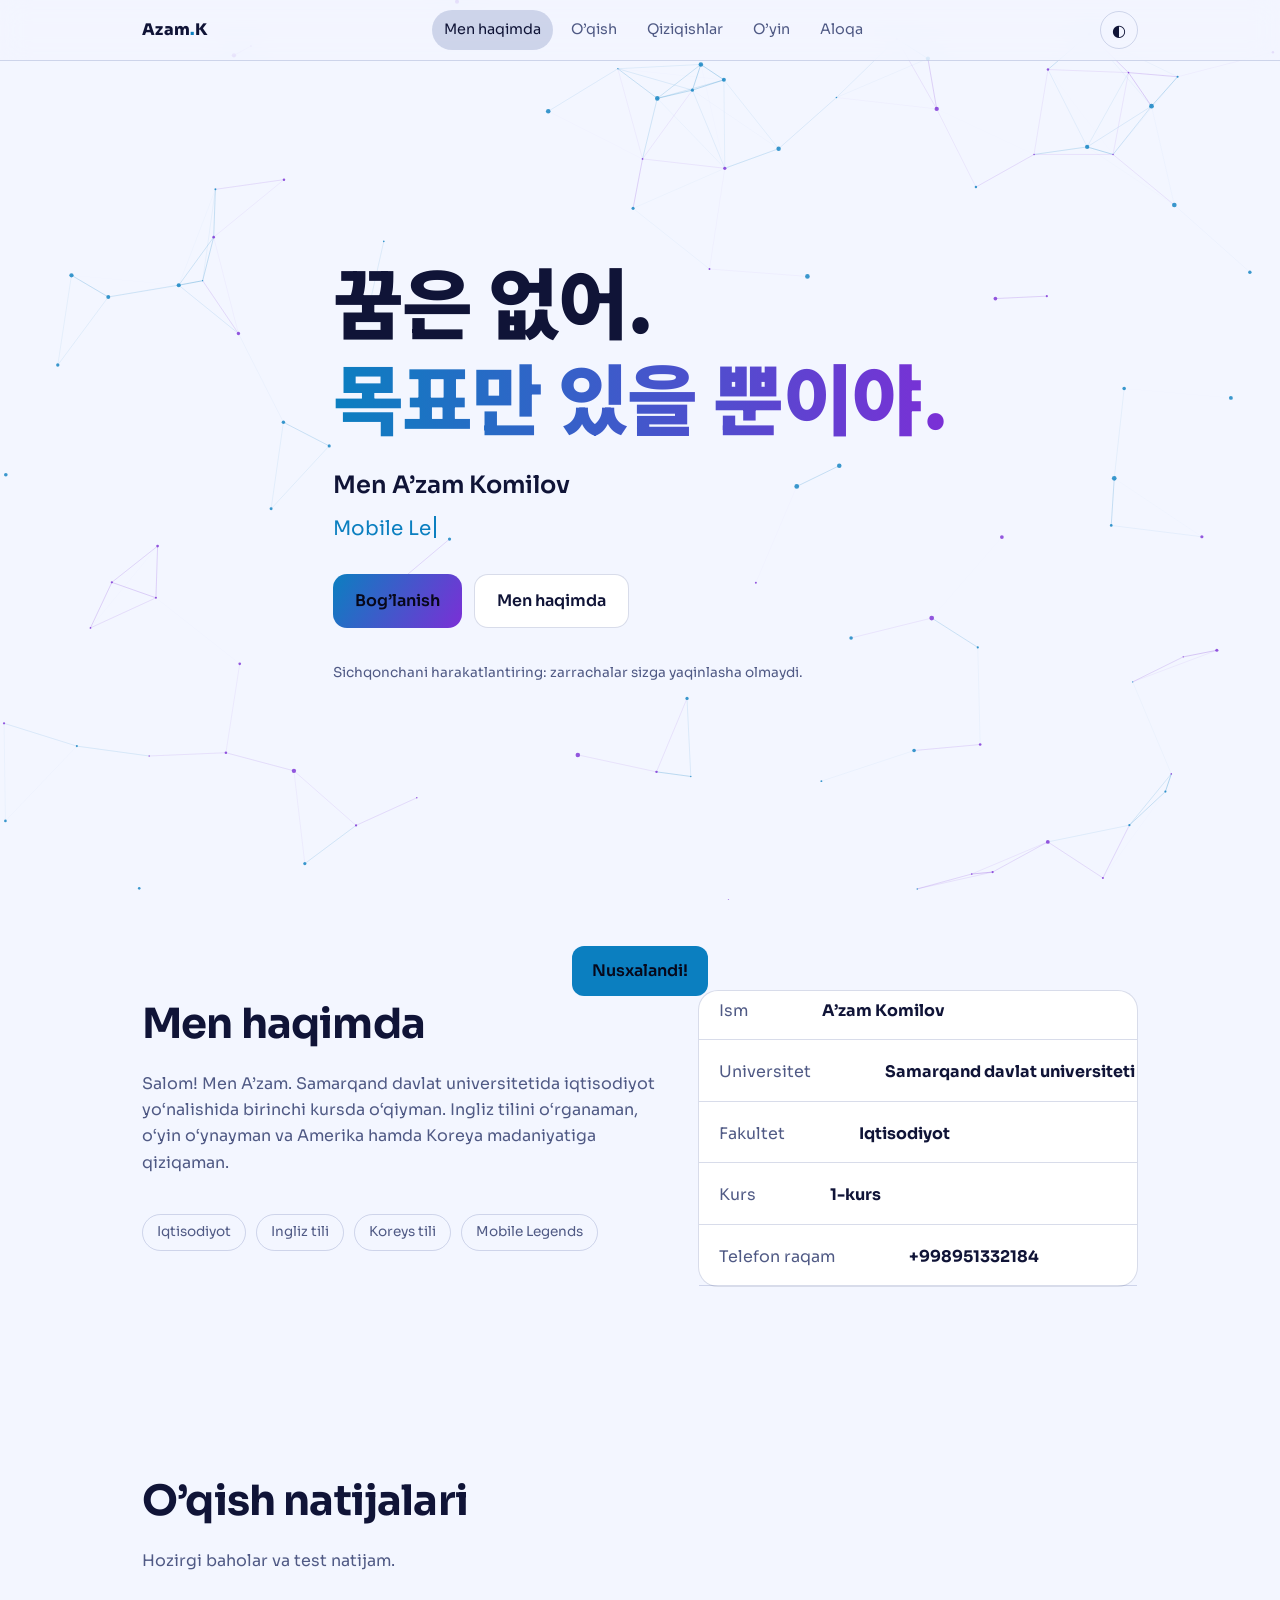
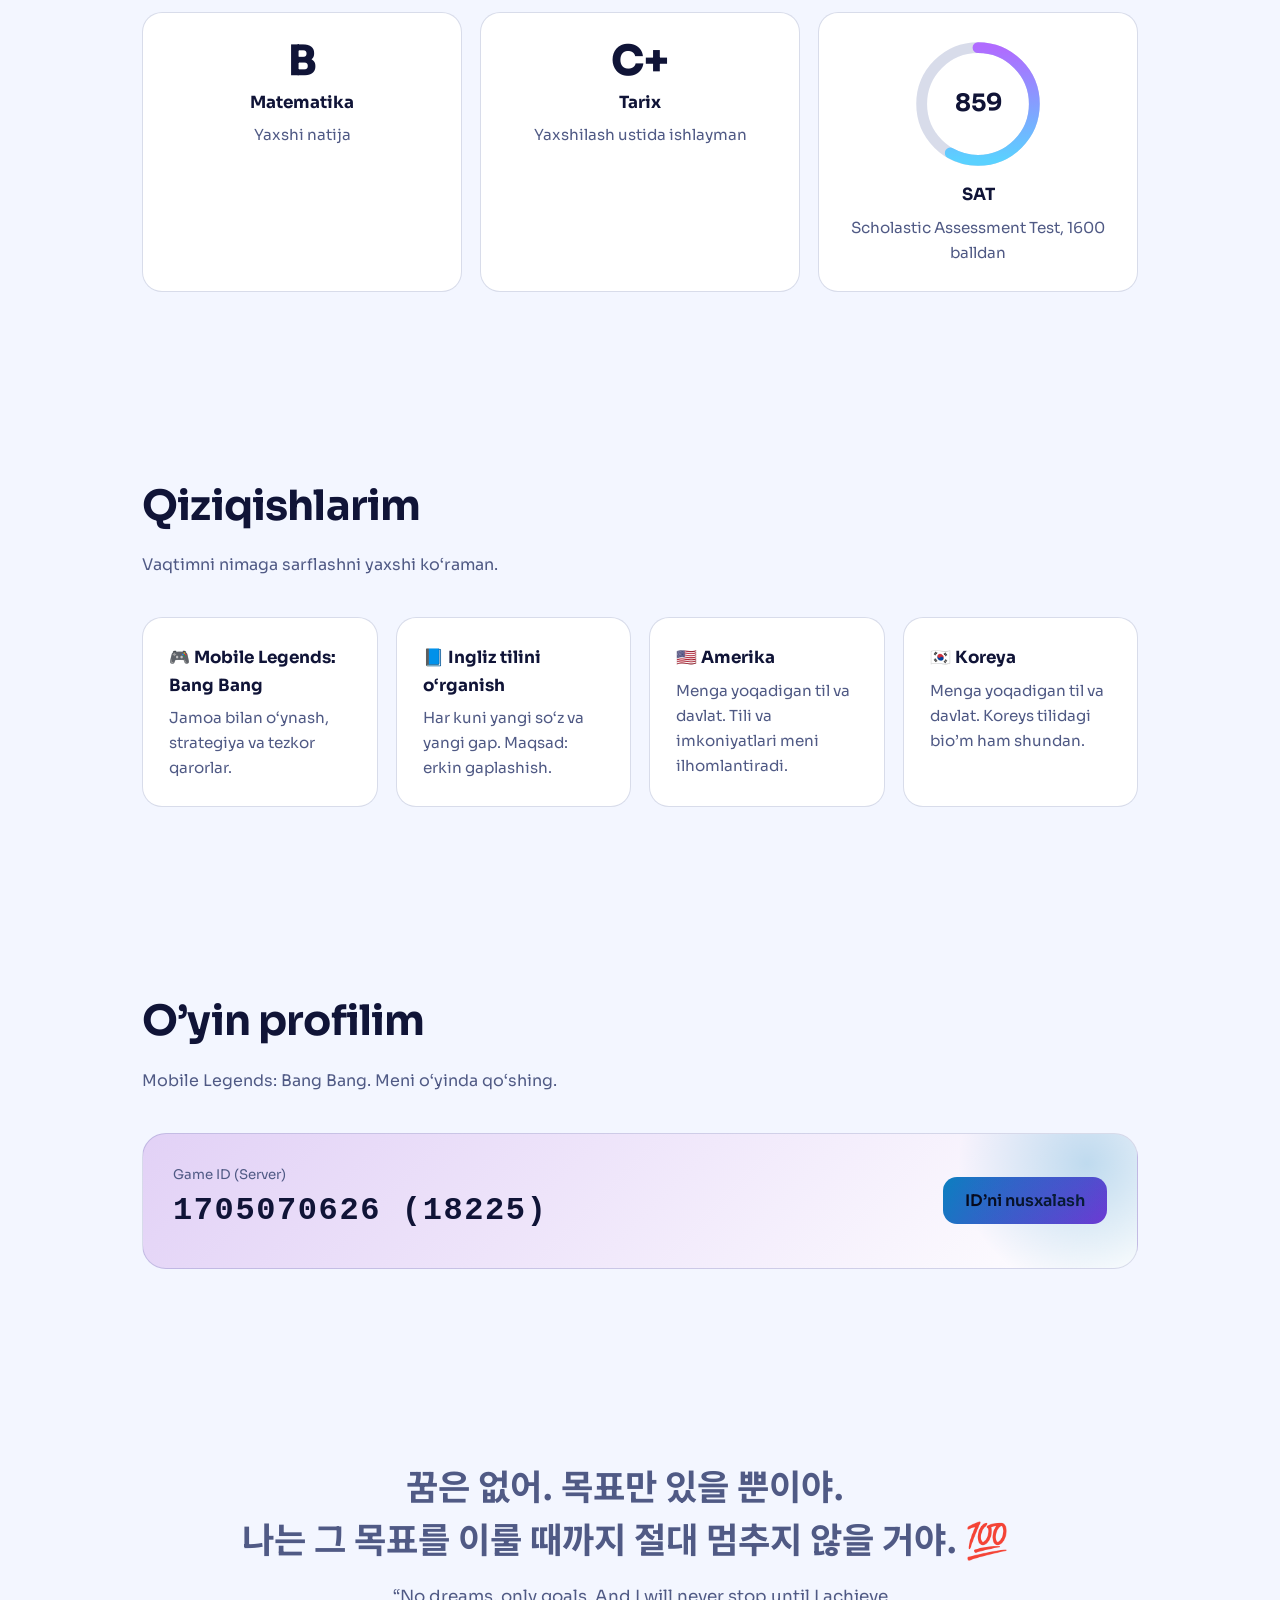
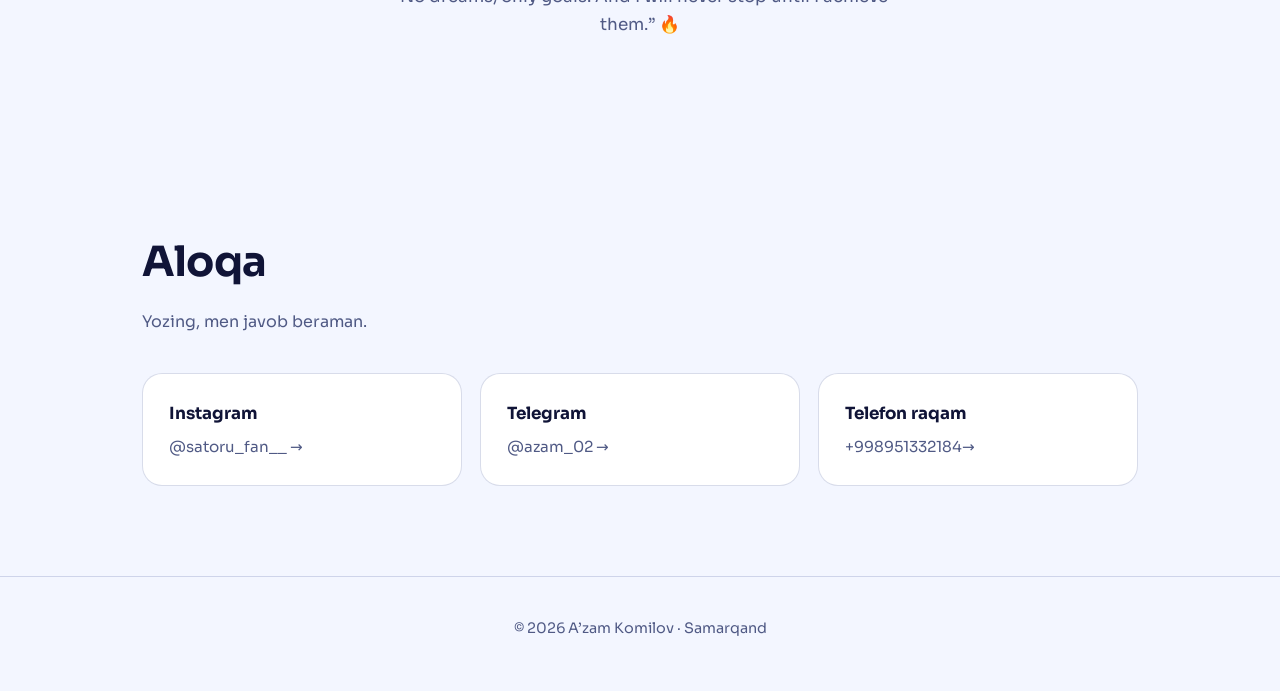
<file: index.html>
<!DOCTYPE html>
<html lang="uz">
<head>
<meta charset="UTF-8">
<meta name="viewport" content="width=device-width, initial-scale=1, viewport-fit=cover">
<meta name="description" content="Portfolio website. Azam ismli shaxsh uchun">
<meta name="keywords" content="Azam uz, Azam, Portfolio.">
<meta name="google-site-verification" content="-VBVeB_8G8NqirorMm0_WTSIdQsHrlG4VmiAOa0Yf0U" />
<meta name="author" content="Toirov Asadbek">
<title>A’zam Komilov</title>
<link href="https://fonts.googleapis.com/css2?family=Sora:wght@400;600;800&family=Noto+Sans+KR:wght@400;700;900&display=swap" rel="stylesheet">
<link rel="stylesheet" href="style.css">
</head>
<body>
<canvas id="bg" aria-hidden="true"></canvas>

<nav>
  <div class="wrap">
    <a href="#top" class="logo">Azam<i>.</i>K</a>
    <div class="links" id="links">
      <a href="#about">Men haqimda</a>
      <a href="#study">O’qish</a>
      <a href="#interests">Qiziqishlar</a>
      <a href="#game">O’yin</a>
      <a href="#contact">Aloqa</a>
    </div>
    <div>
      <button class="icon-btn" id="theme" aria-label="Mavzuni almashtirish">◐</button>
      <button class="icon-btn burger" id="burger" aria-label="Menyu">☰</button>
    </div>
  </div>
</nav>

<header id="top" class="hero">
  <div class="wrap">
    <h1 class="kr" id="krTitle" aria-label="꿈은 없어. 목표만 있을 뿐이야.">꿈은 없어.<br><span class="goal">목표만 있을 뿐이야.</span></h1>
    <p class="name">Men A’zam Komilov</p>
    <p class="typed" id="typed"></p>
    <div class="btns">
      <a class="btn main" href="#contact">Bog’lanish</a>
      <a class="btn" href="#about">Men haqimda</a>
    </div>
    <p class="hint">Sichqonchani harakatlantiring: zarrachalar sizga yaqinlasha olmaydi.</p>
  </div>
</header>

<main>
<section id="about">
  <div class="wrap about">
    <div class="rv">
      <h2>Men haqimda</h2>
      <p class="lead">Salom! Men A’zam. Samarqand davlat universitetida iqtisodiyot yo‘nalishida birinchi kursda o‘qiyman. Ingliz tilini o‘rganaman, o‘yin o‘ynayman va Amerika hamda Koreya madaniyatiga qiziqaman.</p>
      <div class="tags"><span class="tag">Iqtisodiyot</span><span class="tag">Ingliz tili</span><span class="tag">Koreys tili</span><span class="tag">Mobile Legends</span></div>
    </div>
    <ul class="facts card rv">
      <li><span>Ism</span><b>A’zam Komilov</b></li>
      <li><span>Universitet</span><b>Samarqand davlat universiteti</b></li>
      <li><span>Fakultet</span><b>Iqtisodiyot</b></li>
      <li><span>Kurs</span><b>1-kurs</b></li>
      <li><span>Telefon raqam</span><b>+998951332184</b></li>
    </ul>
  </div>
</section>

<section id="study">
  <div class="wrap">
    <h2 class="rv">O’qish natijalari</h2>
    <p class="lead rv">Hozirgi baholar va test natijam.</p>
    <div class="grid">
      <div class="card tilt rv center"><div class="big">B</div><h3>Matematika</h3><p>Yaxshi natija</p></div>
      <div class="card tilt rv center"><div class="big">C+</div><h3>Tarix</h3><p>Yaxshilash ustida ishlayman</p></div>
      <div class="card tilt rv center">
        <div class="ring" id="ring" data-val="930" data-max="1600">
          <svg width="130" height="130" viewBox="0 0 120 120"><defs><linearGradient id="g"><stop offset="0" stop-color="#5ad1ff"/><stop offset="1" stop-color="#b06bff"/></linearGradient></defs><circle class="tr" cx="60" cy="60" r="52"/><circle class="pr" cx="60" cy="60" r="52"/></svg>
          <b id="satNum">0</b>
        </div>
        <h3>SAT</h3><p>Scholastic Assessment Test, 1600 balldan</p>
      </div>
    </div>
  </div>
</section>

<section id="interests">
  <div class="wrap">
    <h2 class="rv">Qiziqishlarim</h2>
    <p class="lead rv">Vaqtimni nimaga sarflashni yaxshi ko‘raman.</p>
    <div class="grid">
      <div class="card tilt rv"><h3>🎮 Mobile Legends: Bang Bang</h3><p>Jamoa bilan o‘ynash, strategiya va tezkor qarorlar.</p></div>
      <div class="card tilt rv"><h3>📘 Ingliz tilini o‘rganish</h3><p>Har kuni yangi so‘z va yangi gap. Maqsad: erkin gaplashish.</p></div>
      <div class="card tilt rv"><h3>🇺🇸 Amerika</h3><p>Menga yoqadigan til va davlat. Tili va imkoniyatlari meni ilhomlantiradi.</p></div>
      <div class="card tilt rv"><h3>🇰🇷 Koreya</h3><p>Menga yoqadigan til va davlat. Koreys tilidagi bio’m ham shundan.</p></div>
    </div>
  </div>
</section>

<section id="game">
  <div class="wrap">
    <h2 class="rv">O’yin profilim</h2>
    <p class="lead rv">Mobile Legends: Bang Bang. Meni o‘yinda qo‘shing.</p>
    <div class="game rv">
      <div><small>Game ID (Server)</small><code>1705070626 (18225)</code></div>
      <button class="btn main" id="copy">ID’ni nusxalash</button>
    </div>
  </div>
</section>

<section class="quote">
  <div class="wrap rv">
    <p class="kr">꿈은 없어. 목표만 있을 뿐이야.<br>나는 그 목표를 이룰 때까지 절대 멈추지 않을 거야. 💯</p>
    <p>“No dreams, only goals. And I will never stop until I achieve them.” 🔥</p>
  </div>
</section>

<section id="contact" class="contact">
  <div class="wrap">
    <h2 class="rv">Aloqa</h2>
    <p class="lead rv">Yozing, men javob beraman.</p>
    <div class="grid">
      <a class="card tilt rv" href="https://instagram.com/satoru_fan__" target="_blank" rel="noopener"><h3>Instagram</h3><p>@satoru_fan__ <span class="arrow">→</span></p></a>
      <a class="card tilt rv" href="https://t.me/azam_02" target="_blank" rel="noopener"><h3>Telegram</h3><p>@azam_02 <span class="arrow">→</span></p></a>
      <a class="card tilt rv" href="tel:+998951332184">
     <h3>Telefon raqam</h3>
     <p>+998951332184<span class="arrow">→</span></p>
</a>
    </div>
  </div>
</section>
</main>

<footer>© 2026 A’zam Komilov · Samarqand</footer>
<div id="toast" role="status">Nusxalandi!</div>

<script src="script.js"></script>
</body>
</html>
</file>
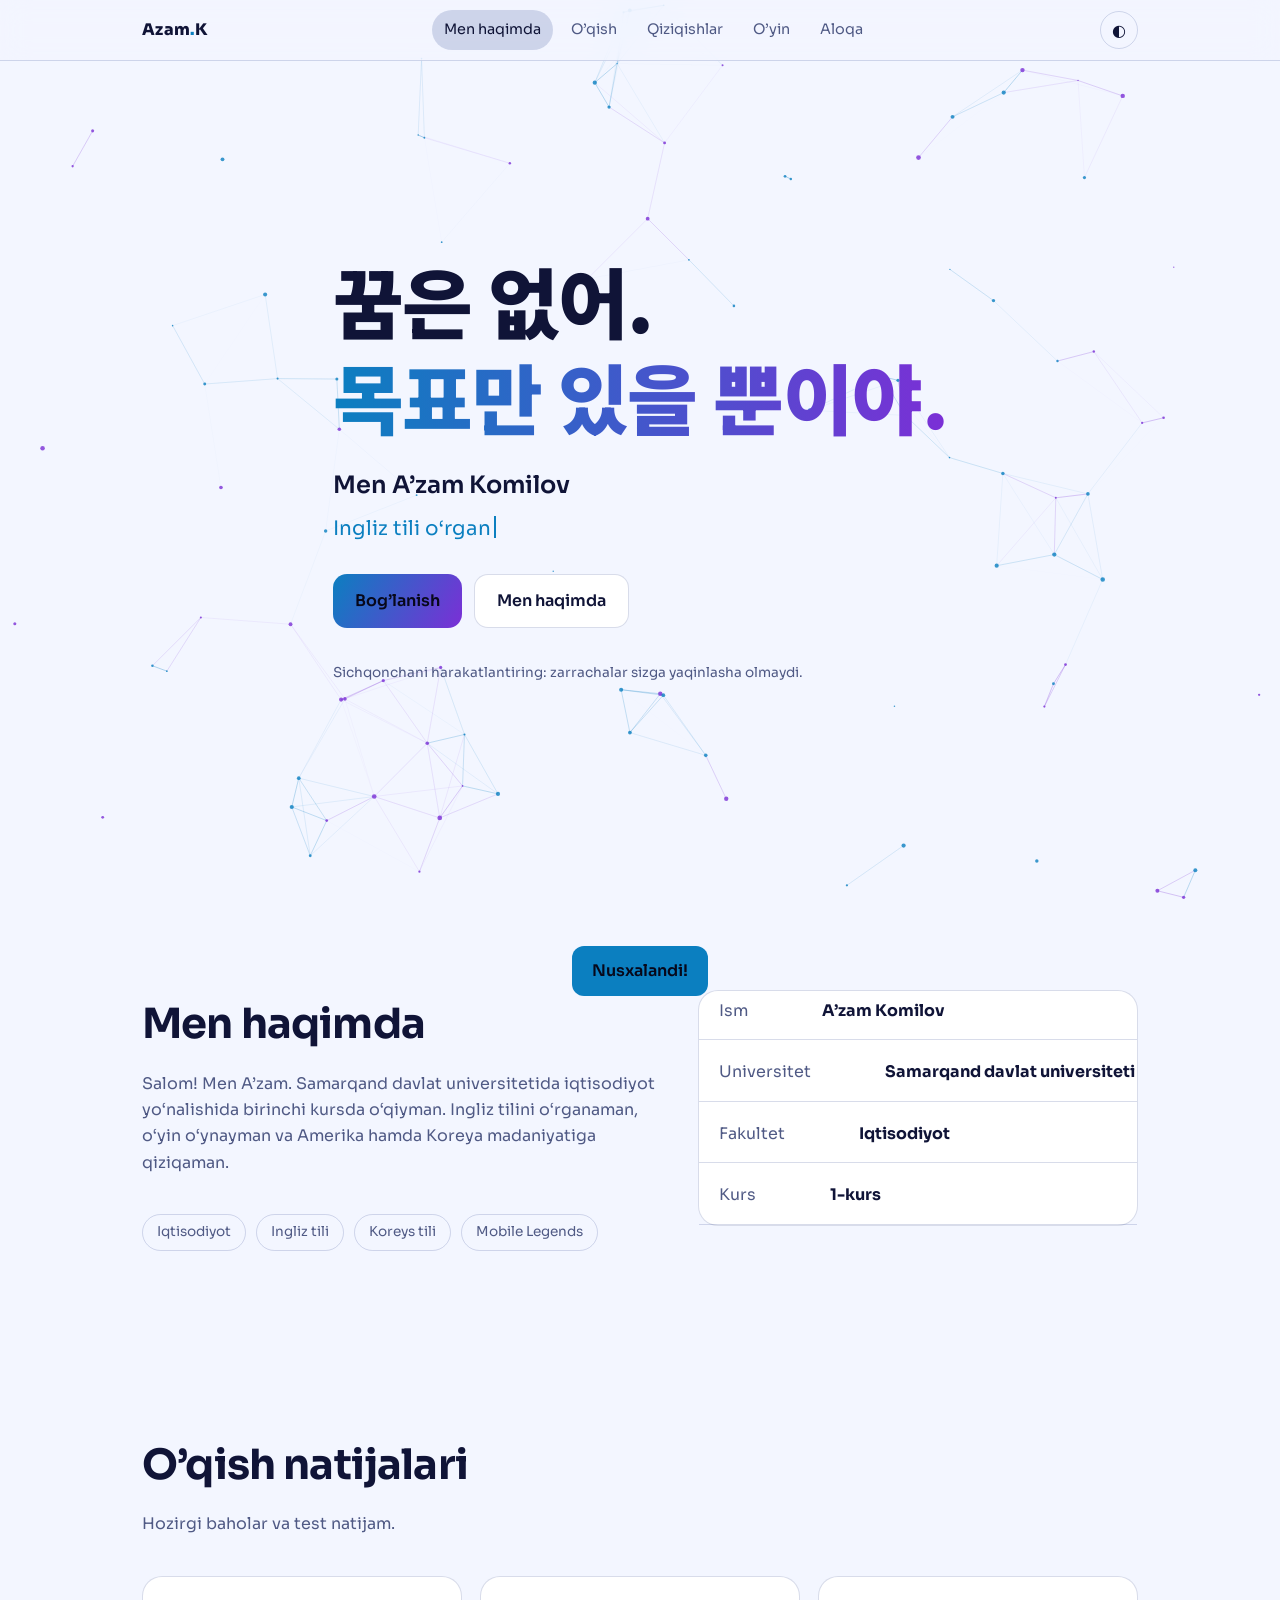
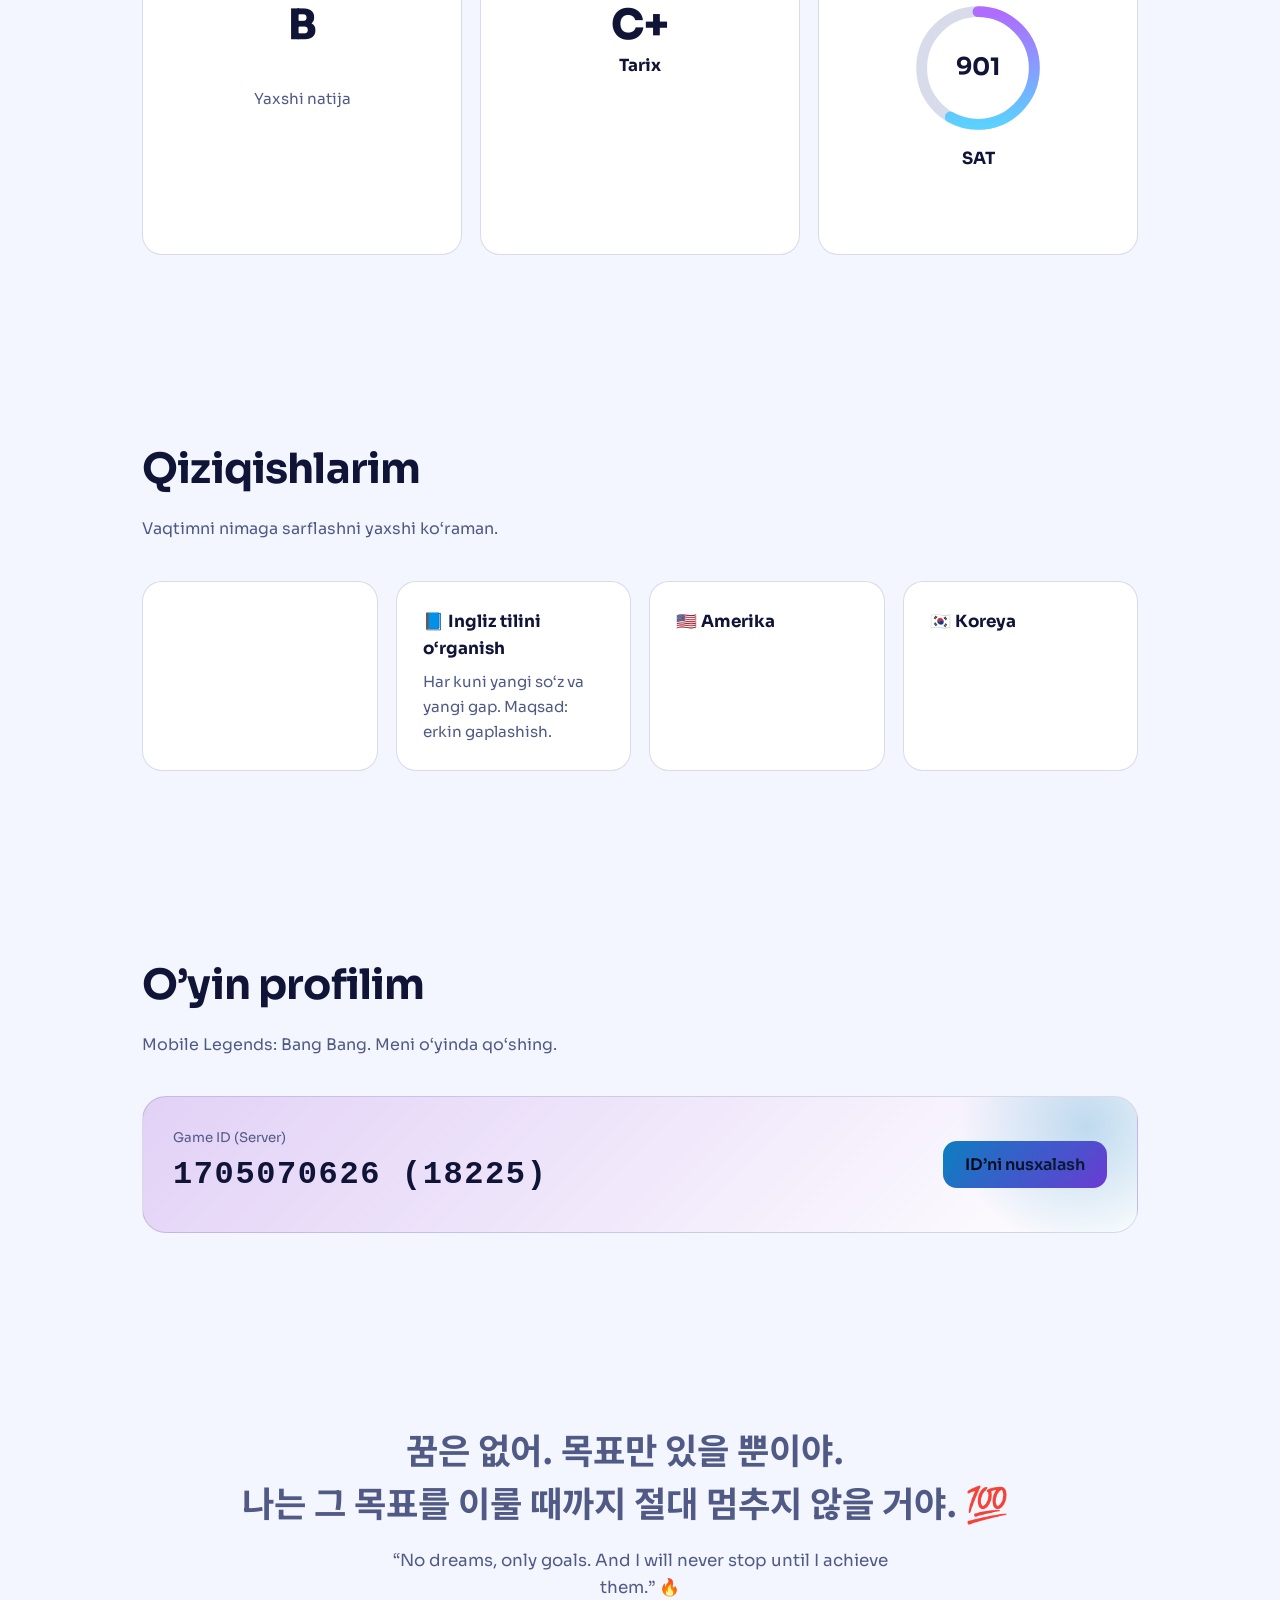
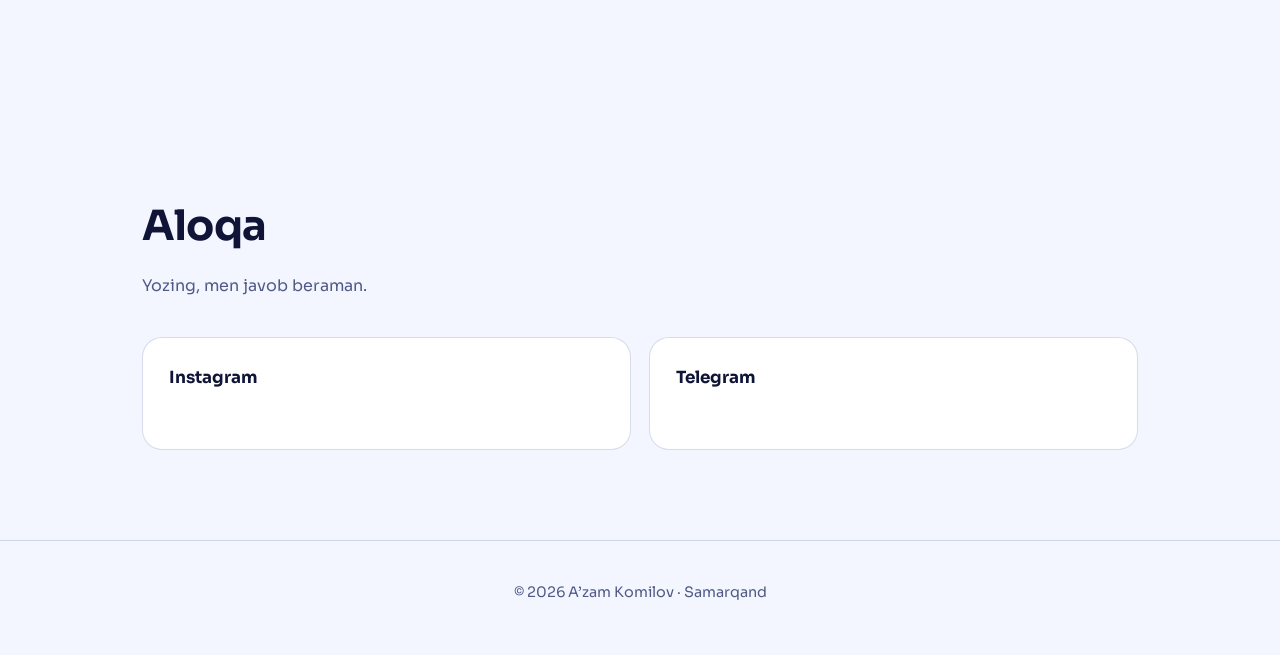
<file: A’zam Komilov.html>
<!DOCTYPE html>
<html lang="uz">
<head>
<meta charset="UTF-8">
<meta name="viewport" content="width=device-width, initial-scale=1, viewport-fit=cover">
<meta name="description" content="Portfolio website. Azam ismli shaxsh uchun">
<meta name="keywords" content="Azam uz, Azam, Portfolio.">
<meta name="author" content="Toirov Asadbek">
<title>A’zam Komilov</title>
<link href="https://fonts.googleapis.com/css2?family=Sora:wght@400;600;800&family=Noto+Sans+KR:wght@400;700;900&display=swap" rel="stylesheet">
<link rel="stylesheet" href="style.css">
</head>
<body>
<canvas id="bg" aria-hidden="true"></canvas>

<nav>
  <div class="wrap">
    <a href="#top" class="logo">Azam<i>.</i>K</a>
    <div class="links" id="links">
      <a href="#about">Men haqimda</a>
      <a href="#study">O’qish</a>
      <a href="#interests">Qiziqishlar</a>
      <a href="#game">O’yin</a>
      <a href="#contact">Aloqa</a>
    </div>
    <div>
      <button class="icon-btn" id="theme" aria-label="Mavzuni almashtirish">◐</button>
      <button class="icon-btn burger" id="burger" aria-label="Menyu">☰</button>
    </div>
  </div>
</nav>

<header id="top" class="hero">
  <div class="wrap">
    <h1 class="kr" id="krTitle" aria-label="꿈은 없어. 목표만 있을 뿐이야.">꿈은 없어.<br><span class="goal">목표만 있을 뿐이야.</span></h1>
    <p class="name">Men A’zam Komilov</p>
    <p class="typed" id="typed"></p>
    <div class="btns">
      <a class="btn main" href="#contact">Bog’lanish</a>
      <a class="btn" href="#about">Men haqimda</a>
    </div>
    <p class="hint">Sichqonchani harakatlantiring: zarrachalar sizga yaqinlasha olmaydi.</p>
  </div>
</header>

<main>
<section id="about">
  <div class="wrap about">
    <div class="rv">
      <h2>Men haqimda</h2>
      <p class="lead">Salom! Men A’zam. Samarqand davlat universitetida iqtisodiyot yo‘nalishida birinchi kursda o‘qiyman. Ingliz tilini o‘rganaman, o‘yin o‘ynayman va Amerika hamda Koreya madaniyatiga qiziqaman.</p>
      <div class="tags"><span class="tag">Iqtisodiyot</span><span class="tag">Ingliz tili</span><span class="tag">Koreys tili</span><span class="tag">Mobile Legends</span></div>
    </div>
    <ul class="facts card rv">
      <li><span>Ism</span><b>A’zam Komilov</b></li>
      <li><span>Universitet</span><b>Samarqand davlat universiteti</b></li>
      <li><span>Fakultet</span><b>Iqtisodiyot</b></li>
      <li><span>Kurs</span><b>1-kurs</b></li>
    </ul>
  </div>
</section>

<section id="study">
  <div class="wrap">
    <h2 class="rv">O’qish natijalari</h2>
    <p class="lead rv">Hozirgi baholar va test natijam.</p>
    <div class="grid">
      <div class="card tilt rv center"><div class="big">B</div><h3>Matematika</h3><p>Yaxshi natija</p></div>
      <div class="card tilt rv center"><div class="big">C+</div><h3>Tarix</h3><p>Yaxshilash ustida ishlayman</p></div>
      <div class="card tilt rv center">
        <div class="ring" id="ring" data-val="930" data-max="1600">
          <svg width="130" height="130" viewBox="0 0 120 120"><defs><linearGradient id="g"><stop offset="0" stop-color="#5ad1ff"/><stop offset="1" stop-color="#b06bff"/></linearGradient></defs><circle class="tr" cx="60" cy="60" r="52"/><circle class="pr" cx="60" cy="60" r="52"/></svg>
          <b id="satNum">0</b>
        </div>
        <h3>SAT</h3><p>Scholastic Assessment Test, 1600 balldan</p>
      </div>
    </div>
  </div>
</section>

<section id="interests">
  <div class="wrap">
    <h2 class="rv">Qiziqishlarim</h2>
    <p class="lead rv">Vaqtimni nimaga sarflashni yaxshi ko‘raman.</p>
    <div class="grid">
      <div class="card tilt rv"><h3>🎮 Mobile Legends: Bang Bang</h3><p>Jamoa bilan o‘ynash, strategiya va tezkor qarorlar.</p></div>
      <div class="card tilt rv"><h3>📘 Ingliz tilini o‘rganish</h3><p>Har kuni yangi so‘z va yangi gap. Maqsad: erkin gaplashish.</p></div>
      <div class="card tilt rv"><h3>🇺🇸 Amerika</h3><p>Menga yoqadigan til va davlat. Tili va imkoniyatlari meni ilhomlantiradi.</p></div>
      <div class="card tilt rv"><h3>🇰🇷 Koreya</h3><p>Menga yoqadigan til va davlat. Koreys tilidagi bio’m ham shundan.</p></div>
    </div>
  </div>
</section>

<section id="game">
  <div class="wrap">
    <h2 class="rv">O’yin profilim</h2>
    <p class="lead rv">Mobile Legends: Bang Bang. Meni o‘yinda qo‘shing.</p>
    <div class="game rv">
      <div><small>Game ID (Server)</small><code>1705070626 (18225)</code></div>
      <button class="btn main" id="copy">ID’ni nusxalash</button>
    </div>
  </div>
</section>

<section class="quote">
  <div class="wrap rv">
    <p class="kr">꿈은 없어. 목표만 있을 뿐이야.<br>나는 그 목표를 이룰 때까지 절대 멈추지 않을 거야. 💯</p>
    <p>“No dreams, only goals. And I will never stop until I achieve them.” 🔥</p>
  </div>
</section>

<section id="contact" class="contact">
  <div class="wrap">
    <h2 class="rv">Aloqa</h2>
    <p class="lead rv">Yozing, men javob beraman.</p>
    <div class="grid">
      <a class="card tilt rv" href="https://instagram.com/satoru_fan__" target="_blank" rel="noopener"><h3>Instagram</h3><p>@satoru_fan__ <span class="arrow">→</span></p></a>
      <a class="card tilt rv" href="https://t.me/azam_02" target="_blank" rel="noopener"><h3>Telegram</h3><p>@azam_02 <span class="arrow">→</span></p></a>
    </div>
  </div>
</section>
</main>

<footer>© 2026 A’zam Komilov · Samarqand</footer>
<div id="toast" role="status">Nusxalandi!</div>

<script src="script.js"></script>
</body>
</html>
</file>
<file: style.css>
:root {
  --bg: #07081a; 
  --surface: #10122b; 
  --line: rgba(140, 170, 255, .18);
  --text: #eef2ff; 
  --muted: #9aa3c7; 
  --eye: #5ad1ff; 
  --purple: #b06bff;
  --font: 'Sora', system-ui, -apple-system, 'Segoe UI', sans-serif;
  --kr: 'Noto Sans KR', 'Malgun Gothic', 'Apple SD Gothic Neo', sans-serif;
}

@media (prefers-color-scheme: light) {
  :root:not([data-theme="dark"]) {
    --bg: #f3f6ff;
    --surface: #ffffff;
    --line: rgba(40, 60, 140, .18);
    --text: #101437;
    --muted: #505a85;
    --eye: #0b7fc0;
    --purple: #7b2fd6;
  }
}

:root[data-theme="light"] {
  --bg: #f3f6ff;
  --surface: #ffffff;
  --line: rgba(40, 60, 140, .18);
  --text: #101437;
  --muted: #505a85;
  --eye: #0b7fc0;
  --purple: #7b2fd6;
}

:root {
  box-sizing: border-box;
  padding-top: env(safe-area-inset-top, 0px);
  padding-bottom: env(safe-area-inset-bottom, 0px);
}

html {
  scroll-behavior: smooth;
  scroll-padding-top: calc(env(safe-area-inset-top, 0px) + 70px);
}

*, *::before, *::after {
  box-sizing: inherit;
}

body {
  margin: 0;
  background: var(--bg);
  color: var(--text);
  font-family: var(--font);
  line-height: 1.65;
  overflow-x: hidden;
}

a {
  color: inherit;
  text-decoration: none;
}

:focus-visible {
  outline: 2px solid var(--eye);
  outline-offset: 3px;
}

#bg {
  position: fixed;
  inset: 0;
  width: 100%;
  height: 100%;
  z-index: 0;
  pointer-events: none;
}

main, header, footer {
  position: relative;
  z-index: 1;
}

.wrap {
  max-width: 1040px;
  margin: 0 auto;
  padding: 0 22px;
}

/* nav */
body::before {
  content: "";
  position: fixed;
  inset: 0 0 auto;
  height: env(safe-area-inset-top, 0px);
  background: var(--bg);
  z-index: 19;
}

nav {
  position: fixed;
  top: env(safe-area-inset-top, 0px);
  left: 0;
  right: 0;
  z-index: 20;
  backdrop-filter: blur(14px);
  background: color-mix(in srgb, var(--bg) 70%, transparent);
  border-bottom: 1px solid var(--line);
}

nav .wrap {
  display: flex;
  align-items: center;
  justify-content: space-between;
  height: 60px;
}

.logo {
  font-weight: 800;
  letter-spacing: .02em;
}

.logo i {
  font-style: normal;
  color: var(--eye);
}

.links {
  display: flex;
  gap: 6px;
  align-items: center;
}

.links a {
  padding: 8px 12px;
  border-radius: 99px;
  color: var(--muted);
  font-size: .9rem;
  transition: .25s;
}

.links a:hover, .links a.on {
  color: var(--text);
  background: var(--line);
}

.icon-btn {
  border: 1px solid var(--line);
  background: transparent;
  color: var(--text);
  border-radius: 99px;
  width: 38px;
  height: 38px;
  cursor: pointer;
  font-size: 1rem;
}

.burger {
  display: none;
}

@media (max-width: 760px) {
  .burger {
    display: inline-block;
  }
  .links {
    position: absolute;
    top: 60px;
    left: 0;
    right: 0;
    flex-direction: column;
    align-items: stretch;
    padding: 10px 22px 18px;
    background: var(--bg);
    border-bottom: 1px solid var(--line);
    transform: translateY(-130%);
    transition: transform .35s ease;
    z-index: -1;
  }
  .links.open {
    transform: none;
  }
  .links a {
    padding: 12px;
  }
}

/* hero */
.hero {
  min-height: 100svh;
  display: grid;
  align-items: center;
  padding: 110px 0 60px;
}

.hero .kr {
  font-family: var(--kr);
  font-weight: 900;
  font-size: clamp(2rem, 7.5vw, 4.8rem); /* Mobil ekranlar uchun o'lchamini biroz moslashtirdik */
  line-height: 1.25; /* Qatorlar bir-biriga yopishib qolmasligi uchun orasini ochdik */
  margin: 0 0 22px;
  letter-spacing: -.02em;
}

.hero .kr span {
  display: inline-block;
  opacity: 0;
  transform: translateY(25px); /* Qiyshayishni (rotate) olib tashladik, faqat pastdan tepaga chiqadi */
  animation: drop .8s cubic-bezier(.2, .8, .2, 1) forwards;
}

@keyframes drop {
  to {
    opacity: 1;
    transform: none;
  }
}

.kr .goal {
  background: linear-gradient(90deg, var(--eye), var(--purple));
  -webkit-background-clip: text;
  background-clip: text;
  color: transparent;
  display: inline-block; /* Gradient to'g'ri yotishi uchun */
}

.name {
  font-size: clamp(1.1rem, 3vw, 1.5rem);
  font-weight: 600;
  margin: 0;
}

.typed {
  color: var(--eye);
  min-height: 1.8em;
  font-size: clamp(1rem, 2.6vw, 1.25rem);
  margin: 6px 0 26px;
}

.typed::after {
  content: "";
  display: inline-block;
  width: 2px;
  height: 1.1em;
  background: var(--eye);
  margin-left: 3px;
  vertical-align: -3px;
  animation: blink 1s steps(1) infinite;
}

@keyframes blink {
  50% {
    opacity: 0;
  }
}

.btns {
  display: flex;
  flex-wrap: wrap;
  gap: 12px;
}

.btn {
  display: inline-flex;
  align-items: center;
  gap: 8px;
  padding: 13px 22px;
  border-radius: 14px;
  font-weight: 600;
  border: 1px solid var(--line);
  transition: transform .25s, box-shadow .25s;
  cursor: pointer;
  font-family: inherit;
  font-size: 1rem;
  color: var(--text);
  background: var(--surface);
}

.btn.main {
  background: linear-gradient(120deg, var(--eye), var(--purple));
  color: #07081a;
  border: 0;
}

.btn:hover {
  transform: translateY(-3px);
  box-shadow: 0 10px 30px -8px var(--purple);
}

.hint {
  margin-top: 34px;
  color: var(--muted);
  font-size: .85rem;
}

/* sections */
section {
  padding: 90px 0;
}

h2 {
  font-size: clamp(1.7rem, 4.5vw, 2.6rem);
  margin: 0 0 12px;
  letter-spacing: -.02em;
}

.lead {
  color: var(--muted);
  max-width: 60ch;
  margin: 0 0 38px;
}

.grid {
  display: grid;
  gap: 18px;
  grid-template-columns: repeat(auto-fit, minmax(230px, 1fr));
}

.card {
  background: var(--surface);
  border: 1px solid var(--line);
  border-radius: 20px;
  padding: 26px;
  transition: transform .15s ease, border-color .3s;
  transform-style: preserve-3d;
}

.card:hover {
  border-color: var(--eye);
}

.card h3 {
  margin: 0 0 6px;
  font-size: 1.05rem;
}

.card p {
  margin: 0;
  color: var(--muted);
  font-size: .95rem;
}

.big {
  font-size: 2.6rem;
  font-weight: 800;
  line-height: 1.1;
  margin-bottom: 4px;
}

.ring {
  width: 130px;
  height: 130px;
  position: relative;
  margin: 0 auto 12px;
}

.ring svg {
  transform: rotate(-90deg);
}

.ring circle {
  fill: none;
  stroke-width: 10;
  stroke-linecap: round;
}

.ring .tr {
  stroke: var(--line);
}

.ring .pr {
  stroke: url(#g);
  stroke-dasharray: 326.7;
  stroke-dashoffset: 326.7;
  transition: stroke-dashoffset 1.8s cubic-bezier(.2, .8, .2, 1);
}

.ring b {
  position: absolute;
  inset: 0;
  display: grid;
  place-items: center;
  font-size: 1.5rem;
}

.center {
  text-align: center;
}

.about {
  display: grid;
  gap: 28px;
  grid-template-columns: 1.2fr 1fr;
  align-items: start;
}

@media (max-width: 820px) {
  .about {
    grid-template-columns: 1fr;
  }
}

.facts {
  list-style: none;
  padding: 0;
  margin: 0;
  display: grid;
  gap: 12px;
}

.facts li {
  display: flex;
  align-items: center;
  gap: 74px;
  padding-top: 7px;
  padding-bottom: 15px;
  border-bottom: 1px solid var(--line);
  padding-left: 20px;
}

.facts span {
  color: var(--muted);
}

.facts b {
  text-align: right;
}

.tags {
  display: flex;
  flex-wrap: wrap;
  gap: 10px;
  margin-top: 14px;
}

.tag {
  padding: 6px 14px;
  border-radius: 99px;
  border: 1px solid var(--line);
  font-size: .85rem;
  color: var(--muted);
}

/* game id */
.game {
  display: flex;
  flex-wrap: wrap;
  align-items: center;
  justify-content: space-between;
  gap: 18px;
  background: linear-gradient(135deg, color-mix(in srgb, var(--purple) 22%, var(--surface)), var(--surface));
  border: 1px solid var(--line);
  border-radius: 24px;
  padding: 30px;
  position: relative;
  overflow: hidden;
}

.game::after {
  content: "";
  position: absolute;
  width: 260px;
  height: 260px;
  right: -80px;
  top: -100px;
  border-radius: 50%;
  background: radial-gradient(circle, var(--eye), transparent 70%);
  opacity: .25;
  animation: pulse 4s ease-in-out infinite;
}

@keyframes pulse {
  50% {
    transform: scale(1.25);
    opacity: .4;
  }
}

.game code {
  font-size: clamp(1.3rem, 4vw, 2rem);
  font-weight: 800;
  letter-spacing: .05em;
}

.game small {
  color: var(--muted);
  display: block;
}

/* quote */
.quote {
  text-align: center;
  padding: 100px 0;
}

.quote .kr {
  font-family: var(--kr);
  font-size: clamp(1.3rem, 4vw, 2.2rem);
  font-weight: 700;
  line-height: 1.5;
  margin: 0 0 18px;
}

.quote p {
  color: var(--muted);
  max-width: 46ch;
  margin: 0 auto;
  font-size: 1.05rem;
}

/* contact */
.contact a.card {
  display: block;
}

.contact .arrow {
  display: inline-block;
  transition: transform .25s;
}

.contact a.card:hover .arrow {
  transform: translateX(6px);
}

footer {
  padding: 40px 0 50px;
  text-align: center;
  color: var(--muted);
  font-size: .9rem;
  border-top: 1px solid var(--line);
}

/* reveal */
.rv {
  opacity: 0;
  transform: translateY(26px);
  transition: opacity .8s ease, transform .8s ease;
}

.rv.in {
  opacity: 1;
  transform: none;
}

#toast {
  position: fixed;
  left: 50%;
  bottom: calc(24px + env(safe-area-inset-bottom, 0px));
  transform: translate(-50%, 120px);
  background: var(--eye);
  color: #07081a;
  padding: 12px 20px;
  border-radius: 12px;
  font-weight: 600;
  transition: transform .35s;
  z-index: 30;
}

#toast.show {
  transform: translate(-50%, 0);
}

@media (prefers-reduced-motion: reduce) {
  * {
    animation: none !important;
    transition: none !important;
  }
  .rv, .hero .kr span {
    opacity: 1;
    transform: none;
  }
}
</file>
